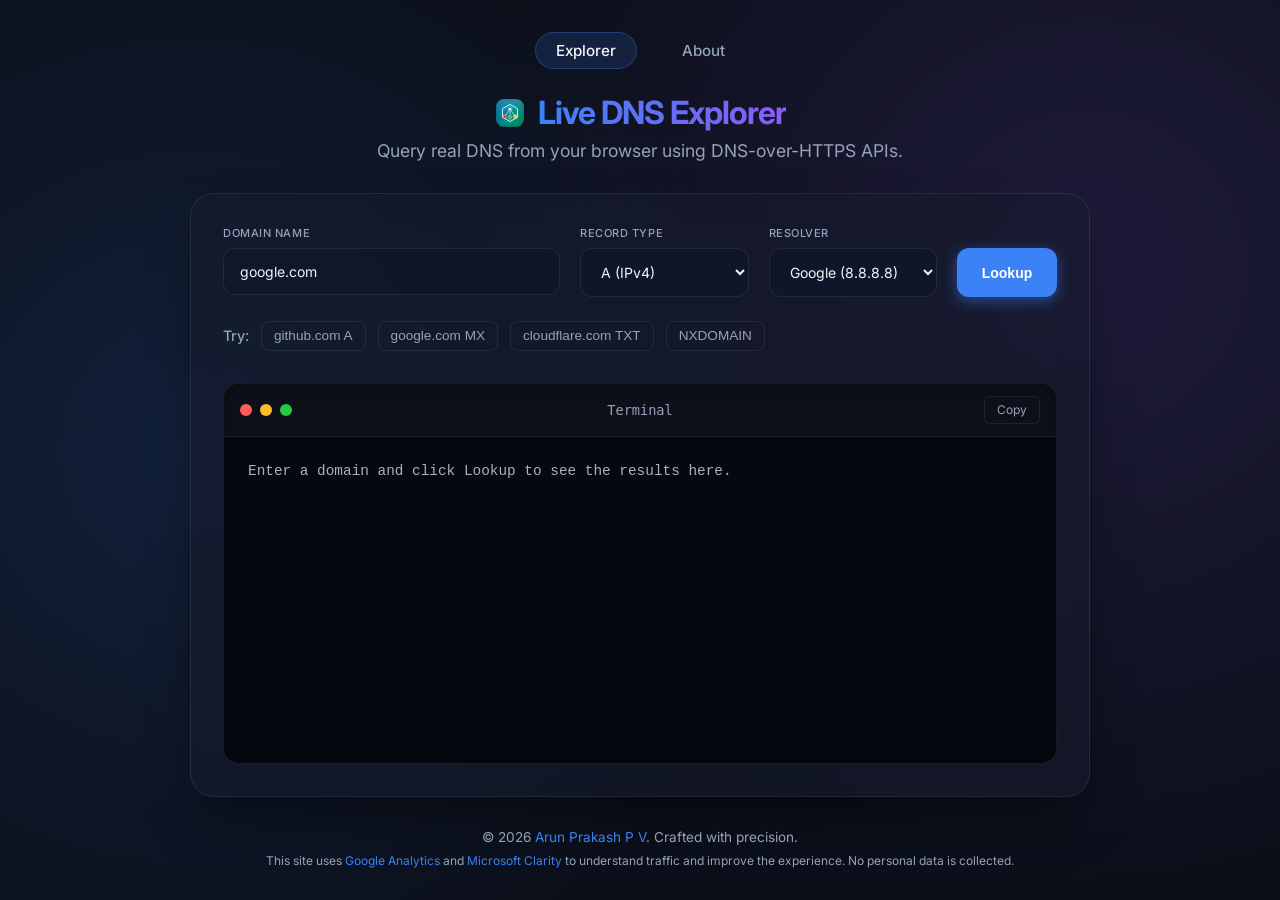
<file: index.html>
<!DOCTYPE html>
<html lang="en">
<head>
  <meta charset="UTF-8">
  <meta name="viewport" content="width=device-width, initial-scale=1.0">
  <title>Live DNS Explorer</title>
  <link href="https://fonts.googleapis.com/css2?family=Inter:wght@400;500;600;700&display=swap" rel="stylesheet">
  <link rel="icon" type="image/svg+xml" href="assets/images/dns-toolkit-icon.svg">
  <link rel="icon" type="image/png" href="assets/images/dns-toolkit-icon.png">
  <link rel="stylesheet" href="assets/css/style.css">
  
  <!-- Google tag (gtag.js) -->
  <script async src="https://www.googletagmanager.com/gtag/js?id=G-QZ4RNZFD3T"></script>
  <script>
    window.dataLayer = window.dataLayer || [];
    function gtag(){dataLayer.push(arguments);}
    gtag('js', new Date());
    gtag('config', 'G-QZ4RNZFD3T');
  </script>

  <script type="text/javascript">
      (function(c,l,a,r,i,t,y){
          c[a]=c[a]||function(){(c[a].q=c[a].q||[]).push(arguments)};
          t=l.createElement(r);t.async=1;t.src="https://www.clarity.ms/tag/"+i;
          y=l.getElementsByTagName(r)[0];y.parentNode.insertBefore(t,y);
      })(window, document, "clarity", "script", "xz9ci9brb8");
  </script>
</head>
<body>
  <div class="app-container">
    <header class="app-header">
      <nav class="nav-menu">
        <a href="index.html" class="nav-link active">Explorer</a>
        <a href="about.html" class="nav-link">About</a>
      </nav>
      <div class="logo">
        <img src="assets/images/dns-toolkit-icon.svg" alt="DNS Toolkit Icon" class="logo-icon">
        <h1>Live DNS Explorer</h1>
      </div>
      <p>Query real DNS from your browser using DNS-over-HTTPS APIs.</p>
    </header>

    <main class="simulator-card">
      <div class="controls-row">
        <div class="input-group domain-group">
          <label for="sim-domain">Domain Name</label>
          <input type="text" id="sim-domain" value="google.com" placeholder="e.g., example.com">
        </div>
        
        <div class="input-group type-group">
          <label for="sim-type">Record Type</label>
          <select id="sim-type">
            <option value="A">A (IPv4)</option>
            <option value="AAAA">AAAA (IPv6)</option>
            <option value="CNAME">CNAME</option>
            <option value="MX">MX (Email)</option>
            <option value="TXT">TXT (Text)</option>
            <option value="NS">NS (Nameserver)</option>
            <option value="SOA">SOA (Authority)</option>
            <option value="PTR">PTR (Pointer)</option>
          </select>
        </div>

        <div class="input-group resolver-group">
          <label for="sim-resolver">Resolver</label>
          <select id="sim-resolver">
            <option value="google">Google (8.8.8.8)</option>
            <option value="cloudflare">Cloudflare (1.1.1.1)</option>
          </select>
        </div>

        <div class="input-group button-group">
          <label class="invisible">Action</label>
          <button id="lookup-btn">Lookup</button>
        </div>
      </div>

      <div class="quick-actions">
        <span class="quick-label">Try:</span>
        <button class="quick-btn" data-domain="github.com" data-type="A">github.com A</button>
        <button class="quick-btn" data-domain="google.com" data-type="MX">google.com MX</button>
        <button class="quick-btn" data-domain="cloudflare.com" data-type="TXT">cloudflare.com TXT</button>
        <button class="quick-btn" data-domain="this-does-not-exist.com" data-type="A">NXDOMAIN</button>
      </div>

      <div class="result-container">
        <div class="result-header">
          <div class="dots-group">
            <span class="dot red"></span>
            <span class="dot yellow"></span>
            <span class="dot green"></span>
          </div>
          <span class="terminal-title">Terminal</span>
          <div class="action-group">
            <button id="copy-btn" class="copy-btn">Copy</button>
          </div>
        </div>
        <div id="sim-result" class="result-body">Enter a domain and click Lookup to see the results here.</div>
      </div>
    </main>
    
    <footer class="app-footer">
      <p>&copy; 2026 <a href="https://arunprakashpv.github.io/" target="_blank" rel="noopener noreferrer" style="color: var(--accent); text-decoration: none;">Arun Prakash P V</a>. Crafted with precision.</p>
      <p class="footer-privacy" style="margin-top: 0.5rem; font-size: 0.75rem; color: var(--text-secondary);">
        This site uses
        <a href="https://policies.google.com/technologies/partner-sites" target="_blank" rel="noopener noreferrer" style="color: var(--accent); text-decoration: none;">Google Analytics</a>
        and
        <a href="https://privacy.microsoft.com/privacystatement" target="_blank" rel="noopener noreferrer" style="color: var(--accent); text-decoration: none;">Microsoft Clarity</a>
        to understand traffic and improve the experience. No personal data is collected.
      </p>
    </footer>
  </div>
  <script src="assets/js/script.js"></script>
</body>
</html>
</file>
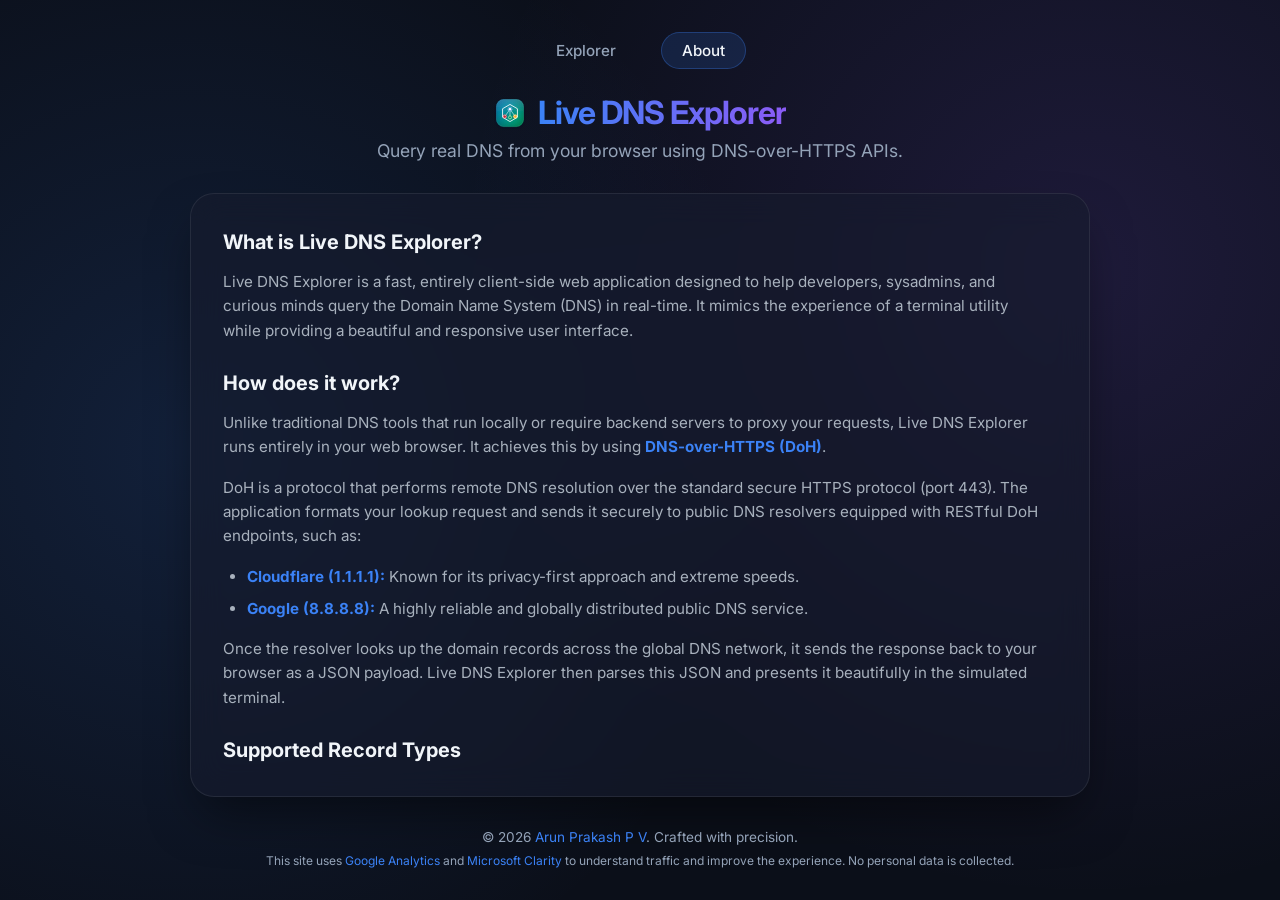
<file: about.html>
<!DOCTYPE html>
<html lang="en">
<head>
  <meta charset="UTF-8">
  <meta name="viewport" content="width=device-width, initial-scale=1.0">
  <title>About - Live DNS Explorer</title>
  <link href="https://fonts.googleapis.com/css2?family=Inter:wght@400;500;600;700&display=swap" rel="stylesheet">
  <link rel="icon" type="image/svg+xml" href="assets/images/dns-toolkit-icon.svg">
  <link rel="icon" type="image/png" href="assets/images/dns-toolkit-icon.png">
  <link rel="stylesheet" href="assets/css/style.css">
  
  <!-- Google tag (gtag.js) -->
  <script async src="https://www.googletagmanager.com/gtag/js?id=G-QZ4RNZFD3T"></script>
  <script>
    window.dataLayer = window.dataLayer || [];
    function gtag(){dataLayer.push(arguments);}
    gtag('js', new Date());
    gtag('config', 'G-QZ4RNZFD3T');
  </script>

  <script type="text/javascript">
      (function(c,l,a,r,i,t,y){
          c[a]=c[a]||function(){(c[a].q=c[a].q||[]).push(arguments)};
          t=l.createElement(r);t.async=1;t.src="https://www.clarity.ms/tag/"+i;
          y=l.getElementsByTagName(r)[0];y.parentNode.insertBefore(t,y);
      })(window, document, "clarity", "script", "xz9ci9brb8");
  </script>
</head>
<body>
  <div class="app-container">
    <header class="app-header">
      <nav class="nav-menu">
        <a href="index.html" class="nav-link">Explorer</a>
        <a href="about.html" class="nav-link active">About</a>
      </nav>
      <div class="logo">
        <img src="assets/images/dns-toolkit-icon.svg" alt="DNS Toolkit Icon" class="logo-icon">
        <h1>Live DNS Explorer</h1>
      </div>
      <p>Query real DNS from your browser using DNS-over-HTTPS APIs.</p>
    </header>

    <main class="simulator-card">
      <div class="about-content">
        <h2>What is Live DNS Explorer?</h2>
        <p>Live DNS Explorer is a fast, entirely client-side web application designed to help developers, sysadmins, and curious minds query the Domain Name System (DNS) in real-time. It mimics the experience of a terminal utility while providing a beautiful and responsive user interface.</p>
        
        <h2>How does it work?</h2>
        <p>Unlike traditional DNS tools that run locally or require backend servers to proxy your requests, Live DNS Explorer runs entirely in your web browser. It achieves this by using <strong>DNS-over-HTTPS (DoH)</strong>.</p>
        <p>DoH is a protocol that performs remote DNS resolution over the standard secure HTTPS protocol (port 443). The application formats your lookup request and sends it securely to public DNS resolvers equipped with RESTful DoH endpoints, such as:</p>
        <ul>
          <li><strong>Cloudflare (1.1.1.1):</strong> Known for its privacy-first approach and extreme speeds.</li>
          <li><strong>Google (8.8.8.8):</strong> A highly reliable and globally distributed public DNS service.</li>
        </ul>
        <p>Once the resolver looks up the domain records across the global DNS network, it sends the response back to your browser as a JSON payload. Live DNS Explorer then parses this JSON and presents it beautifully in the simulated terminal.</p>

        <h2>Supported Record Types</h2>
        <p>The tool allows you to query various standard DNS record types to inspect the health and routing of a domain:</p>
        <ul>
          <li><strong>A (IPv4 Address):</strong> Maps a domain to its physical IPv4 address.</li>
          <li><strong>AAAA (IPv6 Address):</strong> Maps a domain to its physical IPv6 address.</li>
          <li><strong>CNAME (Canonical Name):</strong> Aliases one domain name to another.</li>
          <li><strong>MX (Mail Exchange):</strong> Directs emails to the correct mail server for a domain.</li>
          <li><strong>TXT (Text):</strong> Holds arbitrary text, heavily used for email verification (SPF, DKIM, DMARC) and domain ownership checks.</li>
          <li><strong>NS (Name Server):</strong> Indicates which DNS servers are authoritative for the domain.</li>
          <li><strong>SOA (Start of Authority):</strong> Contains administrative information about the DNS zone, such as the primary nameserver and TTLs.</li>
          <li><strong>PTR (Pointer):</strong> Used for reverse DNS lookups (resolving an IP address back to a hostname).</li>
        </ul>
        
        <h2>Privacy</h2>
        <p>Because the app communicates directly with Cloudflare and Google from your browser, no DNS query data is ever sent to or logged by the creator of this tool. Your traffic remains between your device and the chosen resolver.</p>
      </div>
    </main>
    
    <footer class="app-footer">
      <p>&copy; 2026 <a href="https://arunprakashpv.github.io/" target="_blank" rel="noopener noreferrer" style="color: var(--accent); text-decoration: none;">Arun Prakash P V</a>. Crafted with precision.</p>
      <p class="footer-privacy" style="margin-top: 0.5rem; font-size: 0.75rem; color: var(--text-secondary);">
        This site uses
        <a href="https://policies.google.com/technologies/partner-sites" target="_blank" rel="noopener noreferrer" style="color: var(--accent); text-decoration: none;">Google Analytics</a>
        and
        <a href="https://privacy.microsoft.com/privacystatement" target="_blank" rel="noopener noreferrer" style="color: var(--accent); text-decoration: none;">Microsoft Clarity</a>
        to understand traffic and improve the experience. No personal data is collected.
      </p>
    </footer>
  </div>
</body>
</html>
</file>
<file: assets/css/style.css>
:root {
  --bg-color: #0b0f19;
  --panel-bg: rgba(22, 28, 45, 0.6);
  --panel-border: rgba(255, 255, 255, 0.08);
  --text-primary: #f1f5f9;
  --text-secondary: #94a3b8;
  --accent: #3b82f6;
  --accent-hover: #2563eb;
  --accent-glow: rgba(59, 130, 246, 0.5);
  --input-bg: rgba(15, 23, 42, 0.8);
  --terminal-bg: #050810;
  --success: #10b981;
  --error: #ef4444;
  --warning: #f59e0b;
}

* {
  box-sizing: border-box;
  margin: 0;
  padding: 0;
}

body {
  font-family: 'Inter', system-ui, -apple-system, sans-serif;
  background-color: var(--bg-color);
  background-image: 
    radial-gradient(circle at 15% 50%, rgba(59, 130, 246, 0.15) 0%, transparent 50%),
    radial-gradient(circle at 85% 30%, rgba(139, 92, 246, 0.15) 0%, transparent 50%);
  background-attachment: fixed;
  color: var(--text-primary);
  height: 100vh;
  height: 100dvh;
  overflow: hidden;
  display: flex;
  justify-content: center;
  align-items: center;
  padding: 2rem;
}

.app-container {
  width: 100%;
  max-width: 900px;
  display: flex;
  flex-direction: column;
  gap: 2rem;
  height: 100%;
  max-height: 100%;
}

.app-header {
  text-align: center;
  animation: fadeInDown 0.6s ease-out;
}

.nav-menu {
  display: flex;
  justify-content: center;
  gap: 1.5rem;
  margin-bottom: 1.5rem;
}

.nav-link {
  color: var(--text-secondary);
  text-decoration: none;
  font-size: 0.95rem;
  font-weight: 500;
  padding: 0.5rem 1.25rem;
  border-radius: 2rem;
  transition: all 0.2s ease;
  background: transparent;
  border: 1px solid transparent;
}

.nav-link:hover {
  color: var(--text-primary);
  background: rgba(255, 255, 255, 0.05);
}

.nav-link.active {
  color: var(--text-primary);
  background: rgba(59, 130, 246, 0.15);
  border-color: rgba(59, 130, 246, 0.3);
}

.logo {
  display: flex;
  align-items: center;
  justify-content: center;
  gap: 0.75rem;
  margin-bottom: 0.5rem;
  color: var(--accent);
}

.logo h1 {
  font-size: 2rem;
  font-weight: 700;
  letter-spacing: -0.03em;
  background: linear-gradient(to right, #3b82f6, #8b5cf6);
  -webkit-background-clip: text;
  -webkit-text-fill-color: transparent;
}

.logo-icon {
  width: 32px;
  height: 32px;
  object-fit: contain;
}

.app-header p {
  color: var(--text-secondary);
  font-size: 1.1rem;
}

.simulator-card {
  background: var(--panel-bg);
  backdrop-filter: blur(16px);
  -webkit-backdrop-filter: blur(16px);
  border: 1px solid var(--panel-border);
  border-radius: 1.5rem;
  padding: 2rem;
  box-shadow: 0 25px 50px -12px rgba(0, 0, 0, 0.5);
  animation: fadeInUp 0.6s ease-out 0.2s both;
  display: flex;
  flex-direction: column;
  flex: 1;
  min-height: 0;
}

.controls-row {
  display: flex;
  flex-wrap: wrap;
  gap: 1.25rem;
  margin-bottom: 1.5rem;
}

.input-group {
  display: flex;
  flex-direction: column;
  gap: 0.5rem;
}

.domain-group { flex: 2; min-width: 200px; }
.type-group { flex: 1; min-width: 120px; }
.resolver-group { flex: 1; min-width: 150px; }
.button-group { flex: 0.5; min-width: 100px; }

label {
  font-size: 11px;
  font-weight: 500;
  color: var(--text-secondary);
  text-transform: uppercase;
  letter-spacing: 0.05em;
}

.invisible { opacity: 0; }

input, select {
  background: var(--input-bg);
  border: 1px solid var(--panel-border);
  color: var(--text-primary);
  padding: 0.875rem 1rem;
  border-radius: 0.75rem;
  font-size: 14px;
  font-family: 'Inter', sans-serif;
  transition: all 0.2s ease;
  outline: none;
}

input:focus, select:focus {
  border-color: var(--accent);
  box-shadow: 0 0 0 3px rgba(59, 130, 246, 0.2);
}

button#lookup-btn {
  background: var(--accent);
  color: white;
  border: none;
  padding: 0.875rem 1.5rem;
  border-radius: 0.75rem;
  font-size: 14px;
  font-weight: 600;
  cursor: pointer;
  transition: all 0.2s ease;
  height: 100%;
  box-shadow: 0 4px 14px 0 var(--accent-glow);
}

button#lookup-btn:hover {
  background: var(--accent-hover);
  transform: translateY(-2px);
  box-shadow: 0 6px 20px rgba(59, 130, 246, 0.6);
}

button#lookup-btn:active {
  transform: translateY(0);
}

.quick-actions {
  display: flex;
  align-items: center;
  flex-wrap: wrap;
  gap: 0.75rem;
  margin-bottom: 2rem;
}

.quick-label {
  color: var(--text-secondary);
  font-size: 0.9rem;
  font-weight: 500;
}

.quick-btn {
  background: transparent;
  border: 1px solid var(--panel-border);
  color: var(--text-secondary);
  padding: 0.4rem 0.75rem;
  border-radius: 0.5rem;
  font-size: 0.85rem;
  cursor: pointer;
  transition: all 0.2s ease;
}

.quick-btn:hover {
  background: rgba(255, 255, 255, 0.05);
  color: var(--text-primary);
  border-color: var(--text-secondary);
}

.result-container {
  background: var(--terminal-bg);
  border-radius: 1rem;
  border: 1px solid var(--panel-border);
  overflow: hidden;
  box-shadow: inset 0 2px 10px rgba(0,0,0,0.5);
  display: flex;
  flex-direction: column;
  flex: 1;
  min-height: 0;
}

.result-header {
  background: rgba(255, 255, 255, 0.03);
  padding: 0.75rem 1rem;
  display: flex;
  align-items: center;
  justify-content: space-between;
  border-bottom: 1px solid var(--panel-border);
}

.dots-group {
  display: flex;
  gap: 0.5rem;
  flex: 1;
}

.dot {
  width: 12px;
  height: 12px;
  border-radius: 50%;
}

.dot.red { background-color: #ff5f56; }
.dot.yellow { background-color: #ffbd2e; }
.dot.green { background-color: #27c93f; }

.terminal-title {
  font-size: 0.85rem;
  color: var(--text-secondary);
  font-family: 'SF Mono', Monaco, monospace;
}

.action-group {
  flex: 1;
  display: flex;
  justify-content: flex-end;
}

.copy-btn {
  background: transparent;
  border: 1px solid var(--panel-border);
  color: var(--text-secondary);
  padding: 0.35rem 0.75rem;
  border-radius: 0.35rem;
  font-size: 12px;
  cursor: pointer;
  transition: all 0.2s ease;
  font-family: 'Inter', sans-serif;
}

.copy-btn:hover {
  background: rgba(255, 255, 255, 0.05);
  color: var(--text-primary);
  border-color: var(--text-secondary);
}

.result-body {
  padding: 1.5rem;
  font-family: 'SF Mono', Monaco, Consolas, 'Courier New', monospace;
  font-size: 0.9rem;
  line-height: 1.5;
  color: #a8b1bd;
  flex: 1;
  overflow-y: auto;
  min-height: 0;
  white-space: pre-wrap;
  word-break: break-word;
}

.result-body.loading {
  color: var(--warning);
  animation: pulse 1.5s infinite ease-in-out;
}

.result-body.error {
  color: var(--error);
}

.result-body.success {
  color: var(--text-primary);
}

.app-footer {
  text-align: center;
  color: var(--text-secondary);
  font-size: 0.85rem;
  animation: fadeInUp 0.6s ease-out 0.4s both;
}

/* About Page Content */
.about-content {
  color: #a8b1bd;
  line-height: 1.6;
  font-size: 0.95rem;
  flex: 1;
  overflow-y: auto;
  min-height: 0;
  padding-right: 1rem;
}

.about-content h2 {
  color: var(--text-primary);
  font-size: 1.25rem;
  margin-top: 1.5rem;
  margin-bottom: 0.75rem;
}

.about-content h2:first-child {
  margin-top: 0;
}

.about-content p {
  margin-bottom: 1rem;
}

.about-content ul {
  margin-left: 1.5rem;
  margin-bottom: 1rem;
}

.about-content li {
  margin-bottom: 0.5rem;
}

.about-content strong {
  color: var(--accent);
}

/* Animations */
@keyframes fadeInDown {
  from { opacity: 0; transform: translateY(-20px); }
  to { opacity: 1; transform: translateY(0); }
}

@keyframes fadeInUp {
  from { opacity: 0; transform: translateY(20px); }
  to { opacity: 1; transform: translateY(0); }
}

@keyframes pulse {
  0%, 100% { opacity: 1; }
  50% { opacity: 0.5; }
}

/* Scrollbar styling */
::-webkit-scrollbar {
  width: 8px;
}
::-webkit-scrollbar-track {
  background: rgba(0,0,0,0.2); 
}
::-webkit-scrollbar-thumb {
  background: var(--panel-border); 
  border-radius: 4px;
}
::-webkit-scrollbar-thumb:hover {
  background: var(--text-secondary); 
}

/* Mobile Responsive */
@media (max-width: 768px) {
  body {
    padding: 1rem;
  }
  .app-container {
    gap: 1rem;
  }
  .simulator-card {
    padding: 1.25rem;
  }
  .controls-row {
    flex-direction: column;
    gap: 0.75rem;
    margin-bottom: 1rem;
  }
  .quick-actions {
    margin-bottom: 1rem;
  }
  .input-group {
    width: 100%;
    min-width: 100%;
  }
  input, select, button#lookup-btn {
    min-height: 44px; /* Touch targets */
  }
  .logo h1 {
    font-size: 1.5rem;
  }
  .app-header p {
    font-size: 0.9rem;
  }
}
</file>
